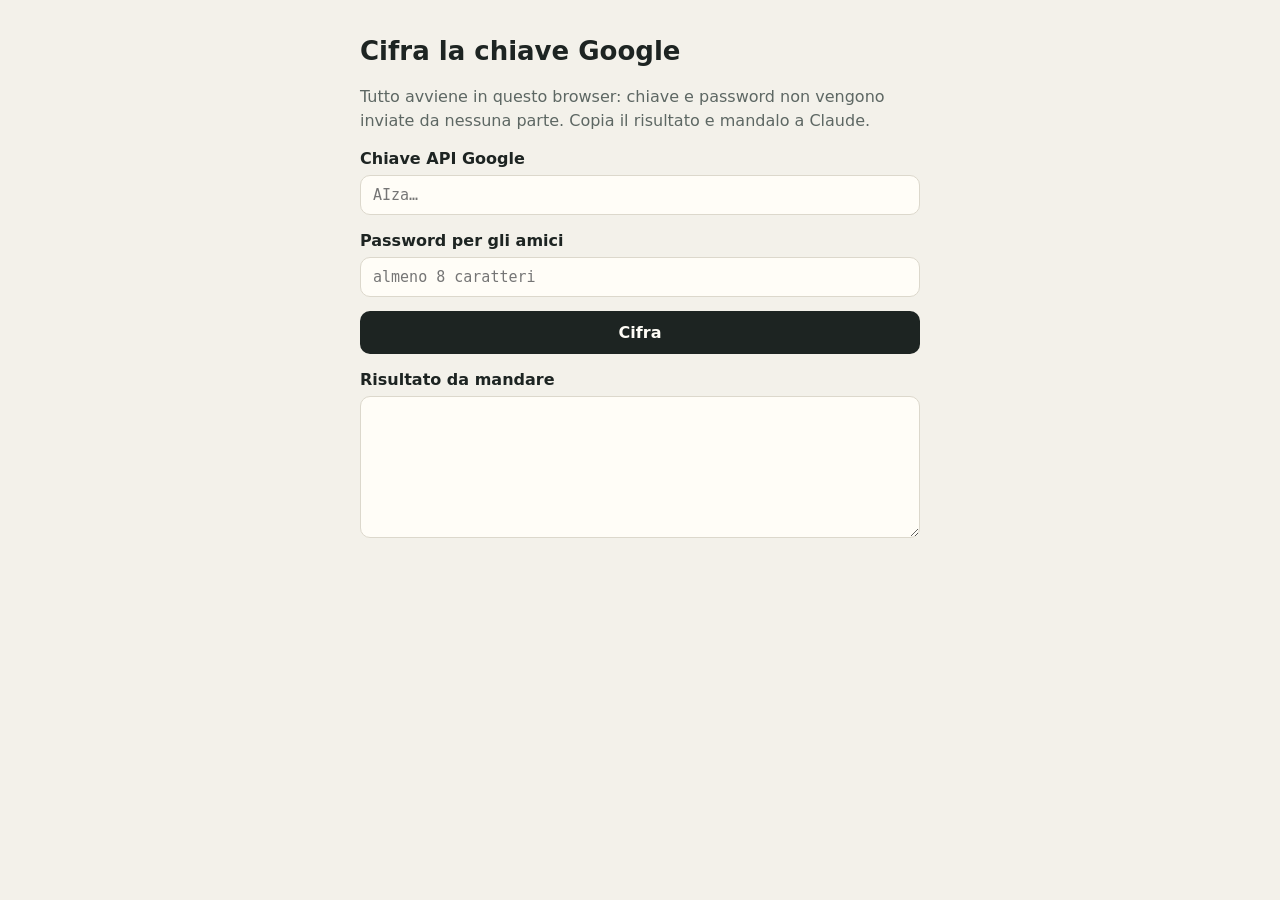
<file: cifra.html>
<!doctype html>
<html lang="it">
<head>
<meta charset="utf-8">
<meta name="viewport" content="width=device-width, initial-scale=1">
<meta name="robots" content="noindex">
<title>Bacaro Tour 2026 · cifra la chiave</title>
<style>
  :root { --bg: #f3f1ea; --ink: #1d2422; --muted: #5d6763; --line: #dcd8cc; --surface: #fffdf7; }
  @media (prefers-color-scheme: dark) { :root { --bg: #151a1a; --ink: #eef0ea; --muted: #a3ada8; --line: #34403d; --surface: #1e2524; color-scheme: dark; } }
  body { margin: 0; background: var(--bg); color: var(--ink); font: 16px/1.5 system-ui, sans-serif; }
  main { max-width: 560px; margin: 0 auto; padding: 32px max(16px, env(safe-area-inset-left)); display: grid; gap: 14px; }
  h1 { margin: 0; font-size: 26px; }
  p { margin: 0; color: var(--muted); }
  label { display: grid; gap: 4px; font-weight: 700; }
  input, textarea { font: 15px ui-monospace, monospace; padding: 10px 12px; border: 1px solid var(--line); border-radius: 10px; background: var(--surface); color: var(--ink); }
  textarea { min-height: 120px; }
  button { font: 700 16px system-ui; padding: 12px; border-radius: 10px; border: 0; background: var(--ink); color: var(--surface); cursor: pointer; }
</style>
</head>
<body>
<main>
  <h1>Cifra la chiave Google</h1>
  <p>Tutto avviene in questo browser: chiave e password non vengono inviate da nessuna parte. Copia il risultato e mandalo a Claude.</p>
  <label>Chiave API Google <input id="k" autocomplete="off" placeholder="AIza…"></label>
  <label>Password per gli amici <input id="p" type="text" autocomplete="off" placeholder="almeno 8 caratteri"></label>
  <button id="go">Cifra</button>
  <label>Risultato da mandare <textarea id="out" readonly></textarea></label>
</main>
<script src="cripto.js"></script>
<script>
  document.getElementById("go").addEventListener("click", async () => {
    const k = document.getElementById("k").value.trim(), p = document.getElementById("p").value;
    const out = document.getElementById("out");
    if (!k || p.length < 8) { out.value = "Inserisci la chiave e una password di almeno 8 caratteri."; return; }
    const blob = await Cripto.cifra({ googleKey: k }, p);
    out.value = JSON.stringify(blob);
    out.select();
  });
</script>
</body>
</html>
</file>
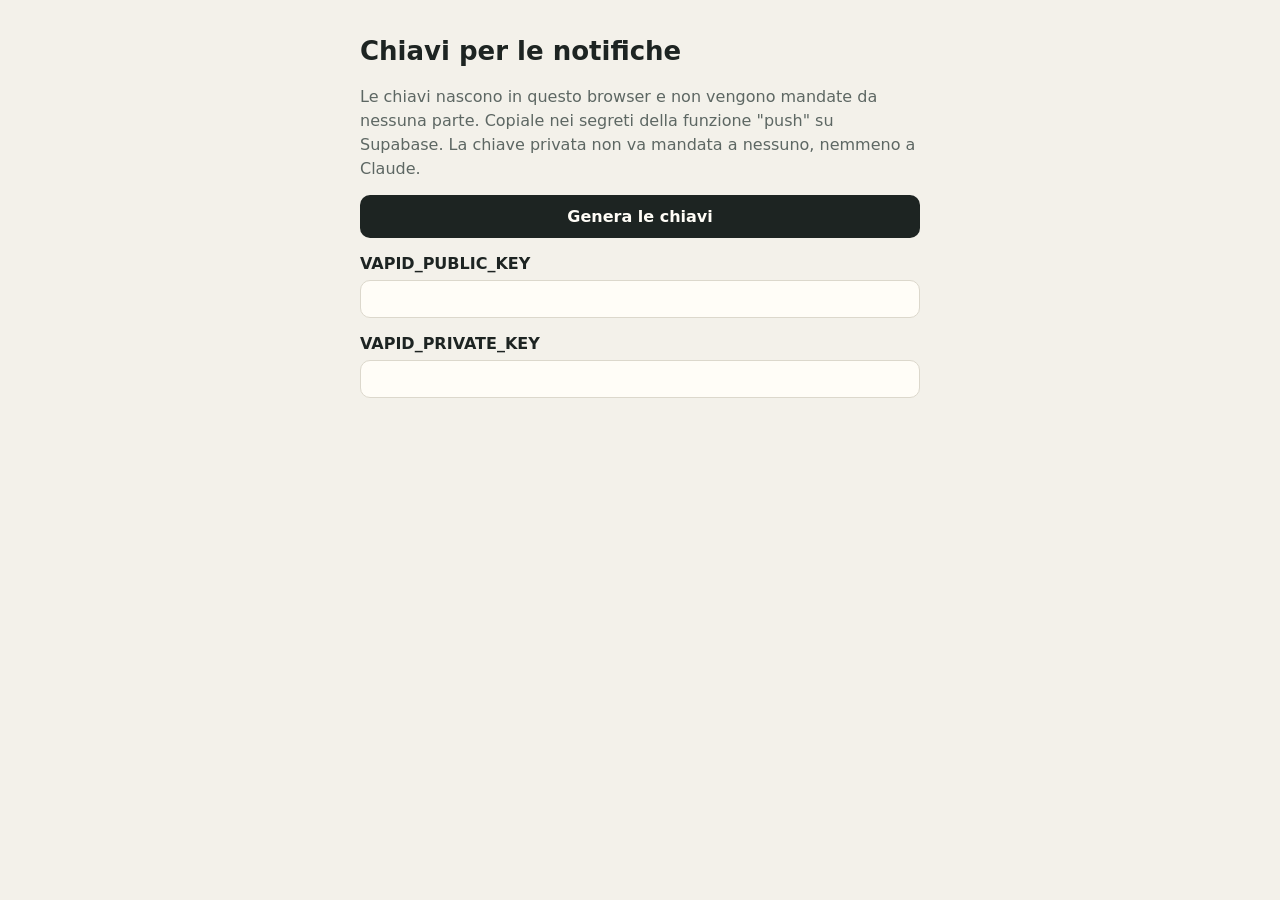
<file: vapid.html>
<!doctype html>
<html lang="it">
<head>
<meta charset="utf-8">
<meta name="viewport" content="width=device-width, initial-scale=1">
<meta name="robots" content="noindex">
<title>Bacaro Tour 2026 · chiavi notifiche</title>
<style>
  :root { --bg: #f3f1ea; --ink: #1d2422; --muted: #5d6763; --line: #dcd8cc; --surface: #fffdf7; }
  @media (prefers-color-scheme: dark) { :root { --bg: #151a1a; --ink: #eef0ea; --muted: #a3ada8; --line: #34403d; --surface: #1e2524; color-scheme: dark; } }
  body { margin: 0; background: var(--bg); color: var(--ink); font: 16px/1.5 system-ui, sans-serif; }
  main { max-width: 560px; margin: 0 auto; padding: 32px max(16px, env(safe-area-inset-left)); display: grid; gap: 14px; }
  h1 { margin: 0; font-size: 26px; }
  p { margin: 0; color: var(--muted); }
  label { display: grid; gap: 4px; font-weight: 700; }
  input { font: 14px ui-monospace, monospace; padding: 10px 12px; border: 1px solid var(--line); border-radius: 10px; background: var(--surface); color: var(--ink); }
  button { font: 700 16px system-ui; padding: 12px; border-radius: 10px; border: 0; background: var(--ink); color: var(--surface); cursor: pointer; }
</style>
</head>
<body>
<main>
  <h1>Chiavi per le notifiche</h1>
  <p>Le chiavi nascono in questo browser e non vengono mandate da nessuna parte. Copiale nei segreti della funzione "push" su Supabase. La chiave privata non va mandata a nessuno, nemmeno a Claude.</p>
  <button id="go">Genera le chiavi</button>
  <label>VAPID_PUBLIC_KEY <input id="pub" readonly></label>
  <label>VAPID_PRIVATE_KEY <input id="priv" readonly></label>
</main>
<script>
  const b64url = (buf) => btoa(String.fromCharCode(...new Uint8Array(buf))).replace(/\+/g, "-").replace(/\//g, "_").replace(/=+$/, "");
  document.getElementById("go").addEventListener("click", async () => {
    const k = await crypto.subtle.generateKey({ name: "ECDSA", namedCurve: "P-256" }, true, ["sign", "verify"]);
    document.getElementById("pub").value = b64url(await crypto.subtle.exportKey("raw", k.publicKey));
    document.getElementById("priv").value = (await crypto.subtle.exportKey("jwk", k.privateKey)).d;
  });
  document.querySelectorAll("input").forEach((i) => i.addEventListener("focus", () => i.select()));
</script>
</body>
</html>
</file>
